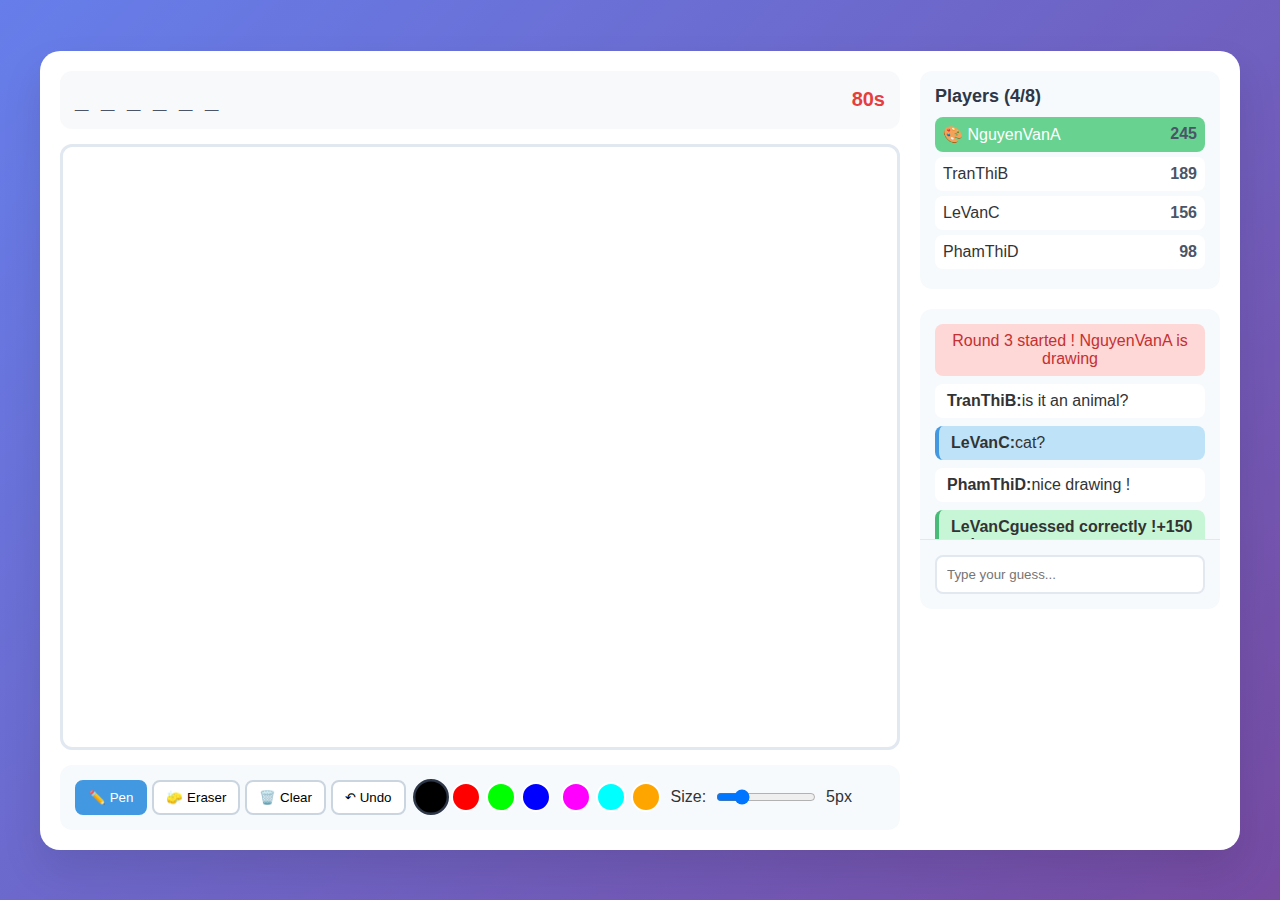
<file: frontend/index.html>
<!DOCTYPE html>
<html lang="en">

<head>
    <meta charset="UTF-8">
    <meta name="viewport" content="width=device-width, initial-scale=1.0">
    <title>Scribble.io Clone</title>
    <link rel=" stylesheet" href="main.css">
</head>

<body>
    <div class=" game-container">
        <div class="drawing-area">
            <div class="game-info">
                <div class="word-display" id="wordDisplay">_ _ _ _ _ _</div>
                <div class="timer" id="timer">80s</div>
            </div>
            <div class="canvas-container"><canvas id="drawingCanvas" width="800" height="600"></canvas></div>
            <div class="drawing-tools">
                <div class="tool-group"><button class="tool-btn active" data-tool="pen">✏️ Pen</button><button
                        class="tool-btn" data-tool="eraser">🧽 Eraser</button><button class="tool-btn"
                        onclick="clearCanvas()">🗑️ Clear</button><button class="tool-btn" onclick="undoLast()">↶
                        Undo</button></div>
                <div class="color-palette">
                    <div class="color-btn active" data-color="#000000" style="background: #000000"></div>
                    <div class="color-btn" data-color="#FF0000" style="background: #FF0000"></div>
                    <div class="color-btn" data-color="#00FF00" style="background: #00FF00"></div>
                    <div class="color-btn" data-color="#0000FF" style="background: #0000FF"></div>
                    <div class "color-btn" data-color="#FFFF00" style="background: #FFFF00"></div>
                    <div class="color-btn" data-color="#FF00FF" style="background: #FF00FF"></div>
                    <div class="color-btn" data-color="#00FFFF" style="background: #00FFFF"></div>
                    <div class="color-btn" data-color="#FFA500" style="background: #FFA500"></div>
                </div>
                <div class="brush-size"><span>Size:</span><input type="range" class="size-slider" min="1" max="20"
                        value="5" id="brushSize"><span id="sizeDisplay">5px</span></div>
            </div>
        </div>
        <div class="sidebar">
            <div class="players-list">
                <div class="players-title">Players (4/8)</div>
                <div id="playersList">
                    <div class="player-item drawing"><span class="player-name">🎨 NguyenVanA</span><span
                            class="player-score">245</span></div>
                    <div class="player-item"><span class="player-name">TranThiB</span><span
                            class="player-score">189</span></div>
                    <div class="player-item"><span class="player-name">LeVanC</span><span
                            class="player-score">156</span></div>
                    <div class="player-item"><span class="player-name">PhamThiD</span><span
                            class="player-score">98</span></div>
                </div>
            </div>
            <div class="chat-container">
                <div class="chat-messages" id="chatMessages">
                    <div class="chat-message system">Round 3 started ! NguyenVanA is drawing</div>
                    <div class="chat-message"><strong>TranThiB:</strong>is it an animal? </div>
                    <div class="chat-message guess"><strong>LeVanC:</strong>cat? </div>
                    <div class="chat-message"><strong>PhamThiD:</strong>nice drawing ! </div>
                    <div class="chat-message correct"><strong>LeVanC</strong>guessed correctly !+150 points </div>
                </div>
                <div class="chat-input-container"><input type="text" class="chat-input" id="chatInput"
                        placeholder="Type your guess..." maxlength="100"></div>
            </div>
        </div>
    </div>
    <!-- Word Selection Modal (shown to drawer) -->
    <div class="word-selection" id="wordSelection" style="display: none;">
        <h2>Choose a word to draw:</h2>
        <div class="word-options"><button class="word-option" onclick="selectWord('HOUSE')">HOUSE</button><button
                class="word-option" onclick="selectWord('TREE')">TREE</button><button class="word-option"
                onclick="selectWord('CAR')">CAR</button></div>
    </div>
    <script src="main.js""></script>
</body>

</html>
</file>
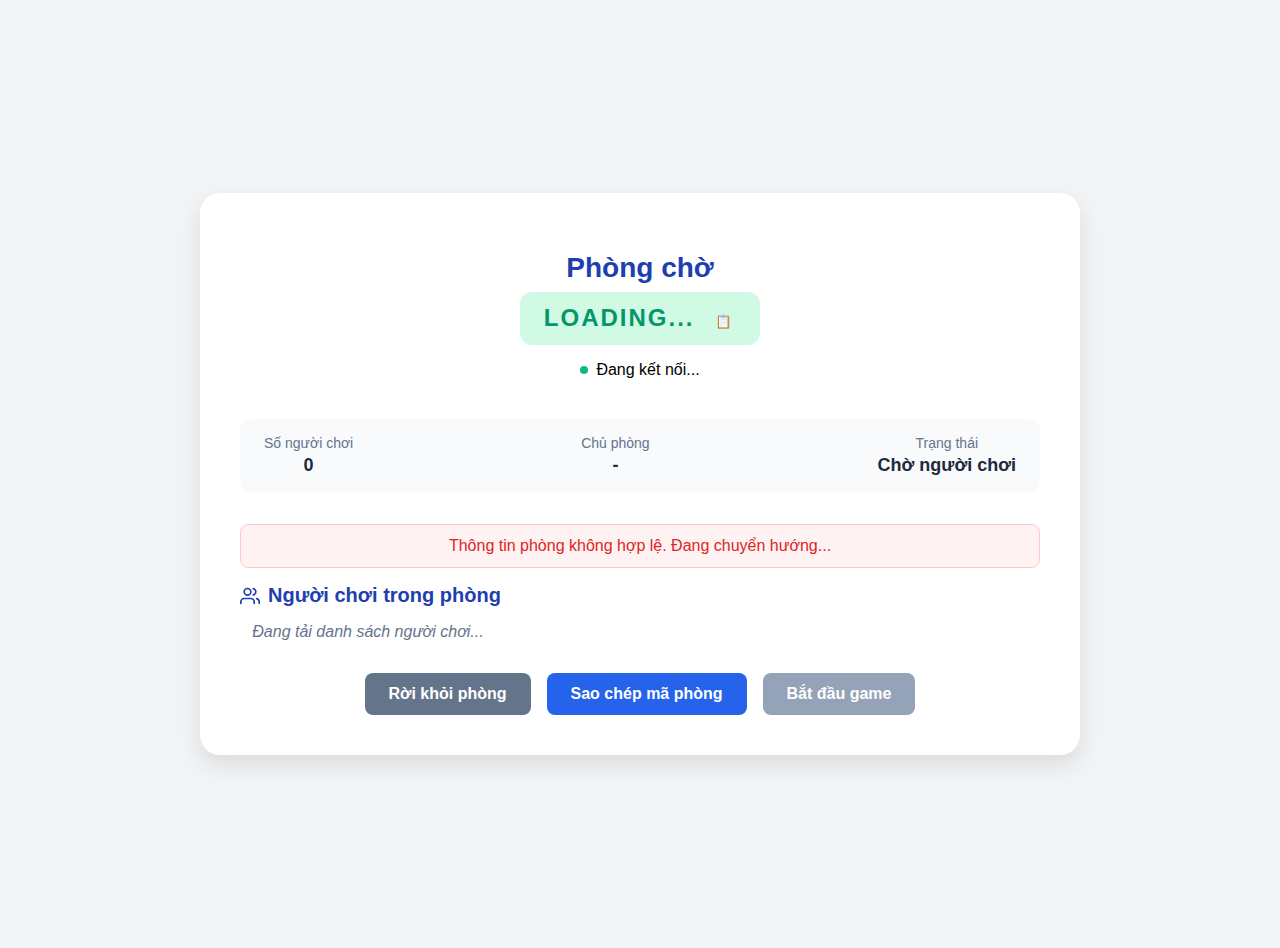
<file: static/waiting-room.html>
<!DOCTYPE html>
<html lang="vi">
  <head>
    <meta charset="UTF-8" />
    <meta name="viewport" content="width=device-width, initial-scale=1.0" />
    <title>Phòng chờ - Scribble It</title>
    <link rel="stylesheet" href="style.css" />
    <style>
      .waiting-room {
        display: flex;
        flex-direction: column;
        align-items: center;
        justify-content: center;
        min-height: 100vh;
        background: #f3f4f6;
        padding: 24px;
      }

      .room-container {
        background: white;
        border-radius: 20px;
        padding: 40px;
        box-shadow: 0 10px 25px rgb(0 0 0 / 0.1);
        max-width: 800px;
        width: 100%;
      }

      .room-header {
        text-align: center;
        margin-bottom: 40px;
      }

      .room-title {
        font-size: 28px;
        font-weight: bold;
        color: #1e40af;
        margin-bottom: 8px;
      }

      .room-key {
        font-size: 24px;
        font-weight: bold;
        color: #059669;
        background: #d1fae5;
        padding: 12px 24px;
        border-radius: 12px;
        display: inline-block;
        letter-spacing: 2px;
        margin-bottom: 16px;
      }

      .room-info {
        display: flex;
        justify-content: space-between;
        align-items: center;
        background: #f8fafc;
        padding: 16px 24px;
        border-radius: 12px;
        margin-bottom: 32px;
      }

      .info-item {
        text-align: center;
      }

      .info-label {
        font-size: 14px;
        color: #64748b;
        margin-bottom: 4px;
      }

      .info-value {
        font-size: 18px;
        font-weight: bold;
        color: #1e293b;
      }

      .players-section {
        margin-bottom: 32px;
      }

      .players-title {
        font-size: 20px;
        font-weight: bold;
        color: #1e40af;
        margin-bottom: 16px;
        display: flex;
        align-items: center;
        gap: 8px;
      }

      .players-grid {
        display: grid;
        grid-template-columns: repeat(auto-fill, minmax(200px, 1fr));
        gap: 16px;
      }

      .player-card {
        background: white;
        border: 2px solid #e2e8f0;
        border-radius: 12px;
        padding: 20px;
        text-align: center;
        transition: all 0.3s ease;
      }

      .player-card.host {
        border-color: #f59e0b;
        background: #fffbeb;
      }

      .player-card.drawer {
        border-color: #10b981;
        background: #f0fdf4;
      }

      .player-avatar {
        width: 60px;
        height: 60px;
        background: #e2e8f0;
        border-radius: 50%;
        margin: 0 auto 12px;
        display: flex;
        align-items: center;
        justify-content: center;
        font-size: 24px;
        font-weight: bold;
        color: #475569;
      }

      .player-card.host .player-avatar {
        background: #fbbf24;
        color: white;
      }

      .player-card.drawer .player-avatar {
        background: #10b981;
        color: white;
      }

      .player-name {
        font-weight: bold;
        color: #1e293b;
        margin-bottom: 4px;
      }

      .player-role {
        font-size: 14px;
        color: #64748b;
        display: flex;
        align-items: center;
        justify-content: center;
        gap: 4px;
      }

      .host-badge {
        background: #f59e0b;
        color: white;
        padding: 2px 8px;
        border-radius: 4px;
        font-size: 12px;
      }

      .actions {
        display: flex;
        gap: 16px;
        justify-content: center;
        flex-wrap: wrap;
      }

      .btn {
        padding: 12px 24px;
        border-radius: 8px;
        border: none;
        font-weight: bold;
        cursor: pointer;
        transition: all 0.2s;
        font-size: 16px;
      }

      .btn-primary {
        background: #2563eb;
        color: white;
      }

      .btn-primary:hover {
        background: #1d4ed8;
      }

      .btn-secondary {
        background: #64748b;
        color: white;
      }

      .btn-secondary:hover {
        background: #475569;
      }

      .btn-success {
        background: #16a34a;
        color: white;
      }

      .btn-success:hover {
        background: #15803d;
      }

      .btn:disabled {
        background: #94a3b8;
        cursor: not-allowed;
      }

      .status-indicator {
        display: flex;
        align-items: center;
        gap: 8px;
        justify-content: center;
        margin-bottom: 16px;
      }

      .status-dot {
        width: 8px;
        height: 8px;
        border-radius: 50%;
        background: #10b981;
        animation: pulse 2s infinite;
      }

      .status-dot.disconnected {
        background: #ef4444;
      }

      @keyframes pulse {
        0%,
        100% {
          opacity: 1;
        }

        50% {
          opacity: 0.5;
        }
      }

      .loading-message {
        text-align: center;
        color: #64748b;
        font-style: italic;
      }

      .error-message {
        background: #fef2f2;
        border: 1px solid #fecaca;
        color: #dc2626;
        padding: 12px;
        border-radius: 8px;
        margin-bottom: 16px;
        text-align: center;
      }

      .copy-btn {
        background: none;
        border: none;
        color: #2563eb;
        cursor: pointer;
        margin-left: 8px;
        padding: 4px;
        border-radius: 4px;
        transition: background 0.2s;
      }

      .copy-btn:hover {
        background: #dbeafe;
      }

      @media (max-width: 768px) {
        .room-container {
          padding: 24px;
          margin: 16px;
        }

        .room-info {
          flex-direction: column;
          gap: 16px;
        }

        .players-grid {
          grid-template-columns: 1fr;
        }

        .actions {
          flex-direction: column;
        }
      }
    </style>
  </head>

  <body>
    <div class="waiting-room">
      <div class="room-container">
        <div class="room-header">
          <h1 class="room-title">Phòng chờ</h1>
          <div class="room-key" id="roomKeyDisplay">
            <span id="roomKeyText">LOADING...</span>
            <button
              class="copy-btn"
              onclick="copyRoomKey()"
              title="Sao chép mã phòng"
            >
              📋
            </button>
          </div>
          <div class="status-indicator">
            <div class="status-dot" id="statusDot"></div>
            <span id="connectionStatus">Đang kết nối...</span>
          </div>
        </div>

        <div class="room-info">
          <div class="info-item">
            <div class="info-label">Số người chơi</div>
            <div class="info-value" id="playerCount">0</div>
          </div>
          <div class="info-item">
            <div class="info-label">Chủ phòng</div>
            <div class="info-value" id="hostName">-</div>
          </div>
          <div class="info-item">
            <div class="info-label">Trạng thái</div>
            <div class="info-value" id="roomStatus">Chờ người chơi</div>
          </div>
        </div>

        <div id="errorContainer" style="display: none">
          <div class="error-message" id="errorMessage"></div>
        </div>

        <div class="players-section">
          <h2 class="players-title">
            <svg
              xmlns="http://www.w3.org/2000/svg"
              width="20"
              height="20"
              viewBox="0 0 24 24"
              fill="none"
              stroke="currentColor"
              stroke-width="2"
              stroke-linecap="round"
              stroke-linejoin="round"
            >
              <path d="M17 21v-2a4 4 0 0 0-4-4H5a4 4 0 0 0-4 4v2"></path>
              <circle cx="9" cy="7" r="4"></circle>
              <path d="M23 21v-2a4 4 0 0 0-3-3.87"></path>
              <path d="M16 3.13a4 4 0 0 1 0 7.75"></path>
            </svg>
            Người chơi trong phòng
          </h2>
          <div class="players-grid" id="playersGrid">
            <div class="loading-message">Đang tải danh sách người chơi...</div>
          </div>
        </div>

        <div class="actions">
          <button class="btn btn-secondary" onclick="leaveRoom()">
            Rời khỏi phòng
          </button>
          <button class="btn btn-primary" onclick="copyRoomKey()">
            Sao chép mã phòng
          </button>
          <button
            class="btn btn-success"
            id="startGameBtn"
            onclick="startGame()"
            disabled
          >
            Bắt đầu game
          </button>
        </div>
      </div>
    </div>

    <script>
      let ws = null;
      let roomKey = "";
      let username = "";
      let isHost = false;
      let statusCheckInterval = null;
      let reconnectAttempts = 0;
      const maxReconnectAttempts = 5;

      // Khởi tạo
      document.addEventListener("DOMContentLoaded", function () {
        initializeRoom();
      });

      function initializeRoom() {
        // Lấy thông tin từ URL hoặc sessionStorage
        const urlParams = new URLSearchParams(window.location.search);
        roomKey = urlParams.get("key") || sessionStorage.getItem("roomKey");
        username =
          urlParams.get("username") || sessionStorage.getItem("username");
        isHost = sessionStorage.getItem("isHost") === "true";

        if (!roomKey || !username) {
          showError("Thông tin phòng không hợp lệ. Đang chuyển hướng...");
          setTimeout(() => {
            window.location.href = "index.html";
          }, 2000);
          return;
        }

        document.getElementById("roomKeyText").textContent = roomKey;

        // Kết nối WebSocket
        connectWebSocket();

        // Bắt đầu kiểm tra trạng thái phòng
        startStatusCheck();
      }

      function connectWebSocket() {
        try {
          const protocol =
            window.location.protocol === "https:" ? "wss:" : "ws:";
          const wsUrl = `${protocol}//${
            window.location.host
          }/join-room?key=${encodeURIComponent(
            roomKey
          )}&username=${encodeURIComponent(username)}`;

          ws = new WebSocket(wsUrl);

          ws.onopen = function () {
            console.log("WebSocket connected");
            updateConnectionStatus(true);
            reconnectAttempts = 0;
          };

          ws.onmessage = function (event) {
            try {
              const data = JSON.parse(event.data);
              handleWebSocketMessage(data);
            } catch (error) {
              console.error("Error parsing WebSocket message:", error);
            }
          };

          ws.onclose = function () {
            console.log("WebSocket disconnected");
            updateConnectionStatus(false);

            // Thử kết nối lại
            if (reconnectAttempts < maxReconnectAttempts) {
              reconnectAttempts++;
              setTimeout(() => {
                console.log(
                  `Attempting to reconnect... (${reconnectAttempts}/${maxReconnectAttempts})`
                );
                connectWebSocket();
              }, 2000 * reconnectAttempts);
            }
          };

          ws.onerror = function (error) {
            console.error("WebSocket error:", error);
            updateConnectionStatus(false);
          };
        } catch (error) {
          console.error("Error creating WebSocket:", error);
          showError("Không thể kết nối đến phòng. Vui lòng thử lại!");
        }
      }

      function handleWebSocketMessage(data) {
        // Xử lý các tin nhắn từ WebSocket
        console.log("Received WebSocket message:", data);

        // Có thể mở rộng để xử lý các loại tin nhắn khác nhau
        if (data.type === "room_update") {
          updateRoomStatus();
        }
      }

      function startStatusCheck() {
        // Kiểm tra trạng thái phòng ngay lập tức
        updateRoomStatus();

        // Sau đó kiểm tra mỗi 3 giây
        statusCheckInterval = setInterval(updateRoomStatus, 3000);
      }

      async function updateRoomStatus() {
        try {
          const response = await fetch(
            `/room-status?key=${encodeURIComponent(roomKey)}`
          );

          if (!response.ok) {
            if (response.status === 404) {
              showError("Phòng không tồn tại hoặc đã bị đóng.");
              return;
            }
            throw new Error(`HTTP error! status: ${response.status}`);
          }

          const data = await response.json();
          updateRoomDisplay(data);
          hideError();
        } catch (error) {
          console.error("Error fetching room status:", error);
          showError("Không thể cập nhật trạng thái phòng.");
        }
      }

      function updateRoomDisplay(roomData) {
        // Cập nhật thông tin phòng
        document.getElementById("playerCount").textContent =
          roomData.players.length;
        document.getElementById("hostName").textContent = roomData.hostname;

        // Cập nhật danh sách người chơi
        const playersGrid = document.getElementById("playersGrid");

        if (roomData.players.length === 0) {
          playersGrid.innerHTML =
            '<div class="loading-message">Không có người chơi nào trong phòng</div>';
          return;
        }

        playersGrid.innerHTML = roomData.players
          .map((player) => {
            const isPlayerHost = player.username === roomData.hostname;
            const isDrawer = player.role === "drawer";

            let cardClass = "player-card";
            let roleText = "Người đoán";
            let avatar = player.username.charAt(0).toUpperCase();

            if (isPlayerHost) {
              cardClass += " host";
              roleText = "Chủ phòng";
            }

            if (isDrawer && !isPlayerHost) {
              cardClass += " drawer";
              roleText = "Người vẽ";
            }

            return `
                    <div class="${cardClass}">
                        <div class="player-avatar">${avatar}</div>
                        <div class="player-name">${player.username}</div>
                        <div class="player-role">
                            ${roleText}
                            ${
                              isPlayerHost
                                ? '<span class="host-badge">HOST</span>'
                                : ""
                            }
                        </div>
                    </div>
                `;
          })
          .join("");

        // Cập nhật nút bắt đầu game (chỉ host mới thấy)
        const startGameBtn = document.getElementById("startGameBtn");
        if (isHost) {
          startGameBtn.style.display = "inline-block";
          startGameBtn.disabled = roomData.players.length < 2;
        } else {
          startGameBtn.style.display = "none";
        }
      }

      function updateConnectionStatus(connected) {
        const statusDot = document.getElementById("statusDot");
        const connectionStatus = document.getElementById("connectionStatus");

        if (connected) {
          statusDot.classList.remove("disconnected");
          connectionStatus.textContent = "Đã kết nối";
        } else {
          statusDot.classList.add("disconnected");
          connectionStatus.textContent = "Mất kết nối";
        }
      }

      function copyRoomKey() {
        navigator.clipboard
          .writeText(roomKey)
          .then(() => {
            // Hiệu ứng đã copy
            const copyBtn = event.target;
            const originalText = copyBtn.textContent;
            copyBtn.textContent = "✓";
            setTimeout(() => {
              copyBtn.textContent = originalText;
            }, 1000);
          })
          .catch((err) => {
            console.error("Failed to copy room key:", err);
            // Fallback cho các trình duyệt cũ
            const textArea = document.createElement("textarea");
            textArea.value = roomKey;
            document.body.appendChild(textArea);
            textArea.select();
            document.execCommand("copy");
            document.body.removeChild(textArea);
          });
      }

      function leaveRoom() {
        if (confirm("Bạn có chắc muốn rời khỏi phòng?")) {
          // Đóng WebSocket
          if (ws) {
            ws.close();
          }

          // Xóa thông tin session
          sessionStorage.removeItem("roomKey");
          sessionStorage.removeItem("username");
          sessionStorage.removeItem("isHost");

          // Dừng interval
          if (statusCheckInterval) {
            clearInterval(statusCheckInterval);
          }

          // Chuyển về trang chủ
          window.location.href = "index.html";
        }
      }

      function startGame() {
        if (!isHost) {
          showError("Chỉ chủ phòng mới có thể bắt đầu game!");
          return;
        }

        // Gửi lệnh bắt đầu game (có thể cần implement API riêng)
        if (ws && ws.readyState === WebSocket.OPEN) {
          ws.send(
            JSON.stringify({
              type: "start_game",
            })
          );
        }

        // Hoặc chuyển hướng đến trang game
        window.location.href = `drawer.html?key=${encodeURIComponent(roomKey)}`;
      }

      function showError(message) {
        const errorContainer = document.getElementById("errorContainer");
        const errorMessage = document.getElementById("errorMessage");

        errorMessage.textContent = message;
        errorContainer.style.display = "block";
      }

      function hideError() {
        const errorContainer = document.getElementById("errorContainer");
        errorContainer.style.display = "none";
      }

      // Cleanup khi rời khỏi trang
      window.addEventListener("beforeunload", function () {
        if (ws) {
          ws.close();
        }
        if (statusCheckInterval) {
          clearInterval(statusCheckInterval);
        }
      });
    </script>
  </body>
</html>
</file>
<file: frontend/main.css>
* {
    margin: 0;
    padding: 0;
    box-sizing: border-box;
}

body {
    font-family: 'Arial', sans-serif;
    background: linear-gradient(135deg, #667eea 0%, #764ba2 100%);
    display: flex;
    justify-content: center;
    align-items: center;
    min-height: 100vh;
    color: #333;
}

.game-container {
    background: white;
    border-radius: 20px;
    box-shadow: 0 20px 40px rgba(0, 0, 0, 0.1);
    padding: 20px;
    max-width: 1200px;
    width: 95%;
    display: grid;
    grid-template-columns: 1fr 300px;
    gap: 20px;
}

.drawing-area {
    display: flex;
    flex-direction: column;
    gap: 15px;
}

.game-info {
    background: #f8f9fa;
    padding: 15px;
    border-radius: 12px;
    display: flex;
    justify-content: space-between;
    align-items: center;
}

.word-display {
    font-size: 24px;
    font-weight: bold;
    letter-spacing: 3px;
    color: #4a5568;
}

.timer {
    font-size: 20px;
    color: #e53e3e;
    font-weight: bold;
}

.canvas-container {
    position: relative;
    border: 3px solid #e2e8f0;
    border-radius: 12px;
    overflow: hidden;
    background: white;
}

#drawingCanvas {
    display: block;
    cursor: crosshair;
}

.drawing-tools {
    display: flex;
    gap: 10px;
    padding: 15px;
    background: #f7fafc;
    border-radius: 12px;
    flex-wrap: wrap;
    align-items: center;
}

.tool-group {
    display: flex;
    gap: 5px;
    align-items: center;
}

.tool-btn {
    padding: 8px 12px;
    border: 2px solid #cbd5e0;
    background: white;
    border-radius: 8px;
    cursor: pointer;
    transition: all 0.2s;
}

.tool-btn:hover {
    border-color: #4299e1;
    background: #ebf8ff;
}

.tool-btn.active {
    background: #4299e1;
    color: white;
    border-color: #4299e1;
}

.color-palette {
    display: flex;
    gap: 5px;
}

.color-btn {
    width: 30px;
    height: 30px;
    border: 2px solid #fff;
    border-radius: 50%;
    cursor: pointer;
    transition: transform 0.2s;
}

.color-btn:hover {
    transform: scale(1.1);
}

.color-btn.active {
    border-color: #2d3748;
    transform: scale(1.2);
}

.brush-size {
    display: flex;
    align-items: center;
    gap: 10px;
}

.size-slider {
    width: 100px;
}

.sidebar {
    display: flex;
    flex-direction: column;
    gap: 20px;
}

.players-list {
    background: #f7fafc;
    border-radius: 12px;
    padding: 15px;
}

.players-title {
    font-size: 18px;
    font-weight: bold;
    margin-bottom: 10px;
    color: #2d3748;
}

.player-item {
    display: flex;
    justify-content: space-between;
    align-items: center;
    padding: 8px;
    margin: 5px 0;
    background: white;
    border-radius: 8px;
    transition: all 0.2s;
}

.player-item.drawing {
    background: #68d391;
    color: white;
}

.player-name {
    font-weight: 500;
}

.player-score {
    color: #4a5568;
    font-weight: bold;
}

.chat-container {
    display: flex;
    flex-direction: column;
    height: 300px;
    background: #f7fafc;
    border-radius: 12px;
    overflow: hidden;
}

.chat-messages {
    flex: 1;
    padding: 15px;
    overflow-y: auto;
    display: flex;
    flex-direction: column;
    gap: 8px;
}

.chat-message {
    padding: 8px 12px;
    background: white;
    border-radius: 8px;
    word-wrap: break-word;
}

.chat-message.guess {
    background: #bee3f8;
    border-left: 4px solid #4299e1;
}

.chat-message.correct {
    background: #c6f6d5;
    border-left: 4px solid #48bb78;
    font-weight: bold;
}

.chat-message.system {
    background: #fed7d7;
    color: #c53030;
    text-align: center;
}

.chat-input-container {
    padding: 15px;
    border-top: 1px solid #e2e8f0;
}

.chat-input {
    width: 100%;
    padding: 10px;
    border: 2px solid #e2e8f0;
    border-radius: 8px;
    outline: none;
    transition: border-color 0.2s;
}

.chat-input:focus {
    border-color: #4299e1;
}

.word-selection {
    position: fixed;
    top: 50%;
    left: 50%;
    transform: translate(-50%, -50%);
    background: white;
    padding: 30px;
    border-radius: 15px;
    box-shadow: 0 20px 40px rgba(0, 0, 0, 0.3);
    z-index: 1000;
    text-align: center;
}

.word-options {
    display: flex;
    gap: 15px;
    margin-top: 20px;
}

.word-option {
    padding: 15px 25px;
    background: #4299e1;
    color: white;
    border: none;
    border-radius: 10px;
    cursor: pointer;
    font-size: 16px;
    font-weight: bold;
    transition: all 0.2s;
}

.word-option:hover {
    background: #3182ce;
    transform: translateY(-2px);
}

@media (max-width: 768px) {
    .game-container {
        grid-template-columns: 1fr;
        grid-template-rows: auto 1fr;
    }

    .drawing-tools {
        flex-direction: column;
        align-items: stretch;
    }
}
</file>
<file: static/style.css>
body {
  margin: 0;
  font-family: Arial, sans-serif;
  background: #888;
}

.container {
  display: flex;
  height: 100vh;
  align-items: stretch;
}

.sidebar {
  width: 160px;
  background: #e6e6e6;
  display: flex;
  flex-direction: column;
  align-items: center;
  padding: 16px 0;
  gap: 16px;
}

.sidebar.left {
  border-right: 2px solid #ccc;
}

.sidebar.right {
  border-left: 2px solid #ccc;
}

.player-card {
  background: #fff;
  border-radius: 16px;
  box-shadow: 0 2px 6px #0001;
  padding: 12px 8px;
  width: 100px;
  display: flex;
  flex-direction: column;
  align-items: center;
  gap: 8px;
}

.avatar {
  width: 48px;
  height: 48px;
  background: #b3b3b3;
  border-radius: 50%;
  margin-bottom: 4px;
}

.player-name {
  font-weight: bold;
  font-size: 14px;
  text-align: center;
}

.main {
  flex: 1;
  display: flex;
  flex-direction: column;
  align-items: center;
  justify-content: flex-start;
  background: #f8f8f8;
  padding: 0 24px;
}

.top-bar {
  display: flex;
  justify-content: space-between;
  align-items: center;
  width: 600px;
  background: #dbeafe;
  border-radius: 8px;
  margin: 24px 0 8px 0;
  padding: 8px 16px;
  font-size: 18px;
}

.round,
.word,
.timer {
  flex: 1;
  text-align: center;
}

.word {
  font-weight: bold;
  letter-spacing: 4px;
}

#drawingCanvas {
  background: #fff;
  border: 2px solid #bbb;
  border-radius: 12px;
  box-shadow: 0 2px 8px #0002;
  margin-bottom: 16px;
  display: block;
}

.toolbar {
  display: flex;
  align-items: center;
  gap: 8px;
  margin-bottom: 8px;
}

.color-btn {
  width: 28px;
  height: 28px;
  border-radius: 50%;
  border: 2px solid #ccc;
  outline: none;
  cursor: pointer;
  margin-right: 2px;
}

.color-btn.active {
  border: 3px solid #333;
}

#brushSize {
  vertical-align: middle;
}

#sizeDisplay {
  min-width: 32px;
  display: inline-block;
  text-align: center;
}

#button-undo,
#button-clear {
  padding: 4px 12px;
  border-radius: 6px;
  border: none;
  background: #e0e7ef;
  cursor: pointer;
  font-weight: bold;
}

#button-undo:hover,
#button-clear:hover {
  background: #c7d2fe;
}

.guess-bar {
  width: 600px;
  display: flex;
  justify-content: center;
  margin-bottom: 16px;
}

.guess-bar input {
  width: 100%;
  padding: 10px;
  border-radius: 8px;
  border: 1px solid #bbb;
  font-size: 16px;
}
</file>
